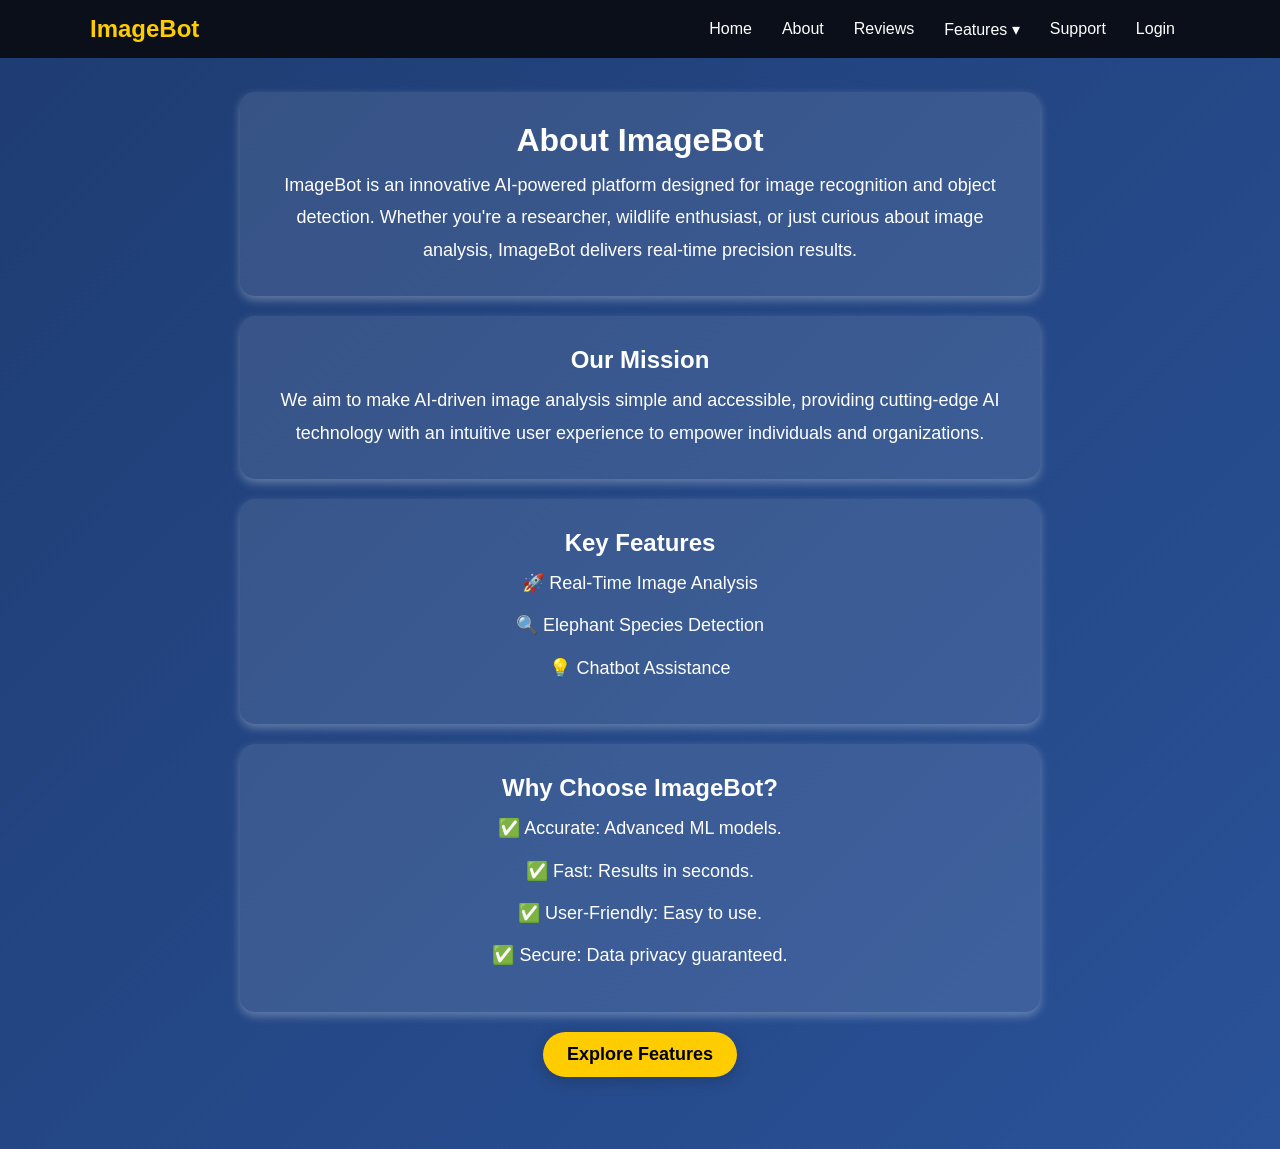
<file: FRONTEND/about.html>
<!DOCTYPE html>
<html lang="en">
<head>
    <meta charset="UTF-8">
    <meta name="viewport" content="width=device-width, initial-scale=1.0">
    <title>About - ImageBot</title>
    <link rel="stylesheet" href="styles.css">
<style>
/* Slide-in animations */
@keyframes slideInFromLeft {
    from {
        opacity: 0;
        transform: translateX(-100%);
    }
    to {
        opacity: 1;
        transform: translateX(0);
    }
}

@keyframes slideInFromRight {
    from {
        opacity: 0;
        transform: translateX(100%);
    }
    to {
        opacity: 1;
        transform: translateX(0);
    }
}

.slide-in-left {
    opacity: 0;
    animation: slideInFromLeft 2s ease-in-out forwards;
}

.slide-in-right {
    opacity: 0;
    animation: slideInFromRight 2s ease-in-out forwards;
}
</style>
    <script>
document.addEventListener('DOMContentLoaded', () => {
    const slideElements = document.querySelectorAll('.slide-in-left, .slide-in-right');

    const observerOptions = {
        root: null, // Observes based on viewport
        threshold: 0.1, // 10% visibility threshold to trigger animation
    };

    const onIntersection = (entries, observer) => {
        entries.forEach(entry => {
            if (entry.isIntersecting) {
                entry.target.classList.add('active'); // Trigger animation when visible
                observer.unobserve(entry.target); // Stop observing once animated
            }
        });
    };

    const observer = new IntersectionObserver(onIntersection, observerOptions);

    slideElements.forEach(element => observer.observe(element));
});
</script> 
</head>
<body>

    <header>
        <nav>
            <div class="logo">ImageBot</div>
            <ul class="nav-links">
                <li><a href="index.html">Home</a></li>
                <li><a href="about.html" class="active">About</a></li>
                <li><a href="reviews.html">Reviews</a></li>
                <li class="dropdown">
                    <a href="#">Features &#9662;</a>
                    <ul class="dropdown-menu">
                        <li><a href="search.html">Search Image</a></li>
                        <li><a href="features.html">Analyze Image</a></li>
                    </ul>
                </li>
                <li><a href="support.html">Support</a></li>
                <li><a href="login.html" class="btn">Login</a></li>
            </ul>
        </nav>
    </header>
<br><br><br><br>
    <main class="about-container">
        <div class="content-box slide-in-left">
            <h1>About <span class="highlight">ImageBot</span></h1>
            <p>
                <span class="highlight">ImageBot</span> is an innovative AI-powered platform designed for image recognition and object detection. Whether you're a researcher, wildlife enthusiast, or just curious about image analysis, ImageBot delivers real-time precision results.
            </p>
        </div>

        <div class="content-box slide-in-right">
            <h2>Our Mission</h2>
            <p>
                We aim to make <span class="highlight">AI-driven image analysis</span> simple and accessible, providing cutting-edge AI technology with an intuitive user experience to empower individuals and organizations.
            </p>
        </div>

        <div class="content-box slide-in-left">
            <h2>Key Features</h2>
            <ul class="feature-list">
                <li>🚀 <span class="highlight">Real-Time Image Analysis</span></li>
                <li>🔍 <span class="highlight">Elephant Species Detection</span></li>
                <li>💡 <span class="highlight">Chatbot Assistance</span></li>
            </ul>
        </div>

        <div class="content-box slide-in-right">
            <h2>Why Choose ImageBot?</h2>
            <ul class="feature-list">
                <li>✅ <span class="highlight">Accurate</span>: Advanced ML models.</li>
                <li>✅ <span class="highlight">Fast</span>: Results in seconds.</li>
                <li>✅ <span class="highlight">User-Friendly</span>: Easy to use.</li>
                <li>✅ <span class="highlight">Secure</span>: Data privacy guaranteed.</li>
            </ul>
        </div>

        <a href="features.html" class="cta-button">Explore Features</a>
    </main>
<br><br><br><br>
</body>
</html>
</file>
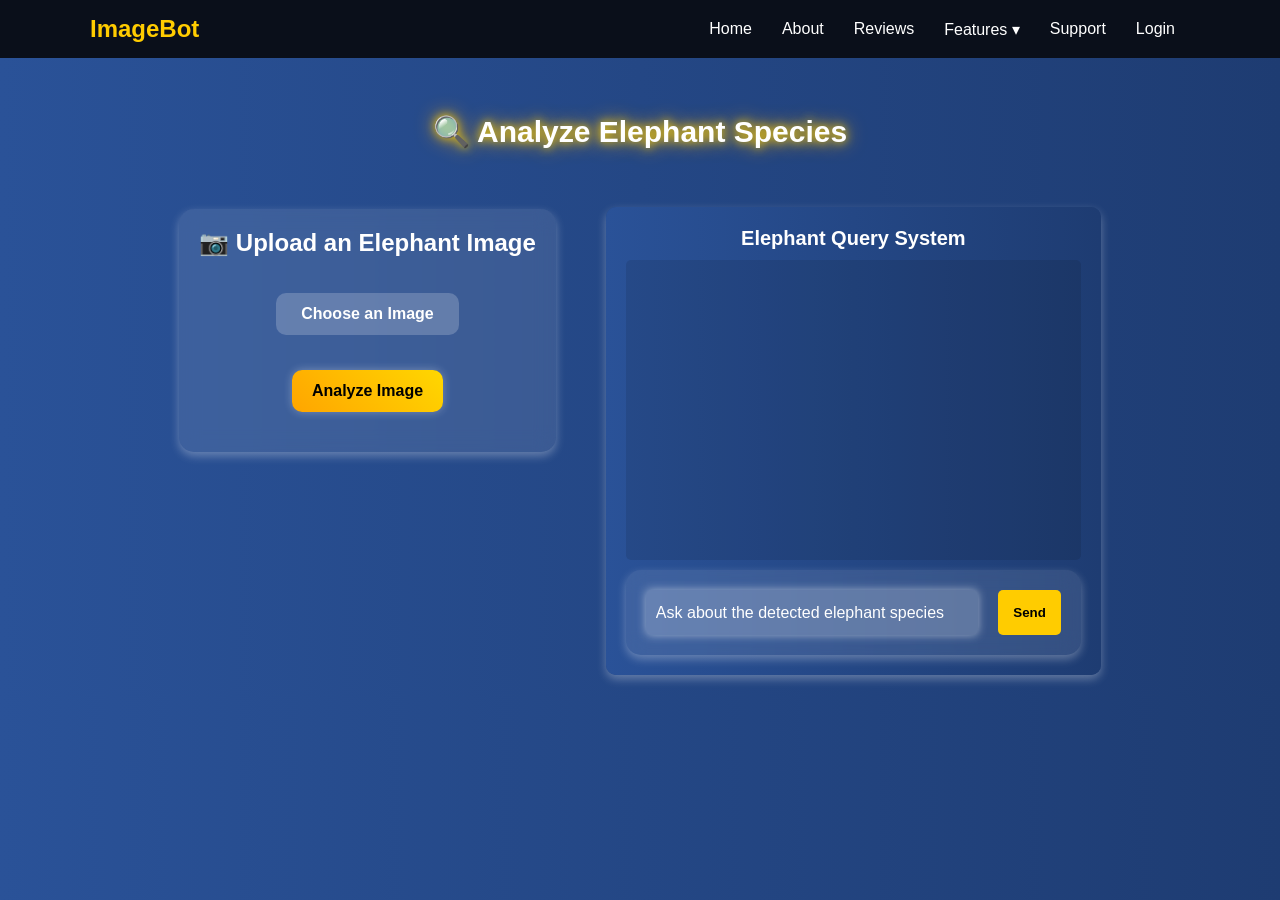
<file: FRONTEND/features.html>
<!DOCTYPE html>
<html lang="en">
<head>
  <meta charset="UTF-8">
  <meta name="viewport" content="width=device-width, initial-scale=1.0">
  <title>Elephant Species Detector</title>
  <link rel="stylesheet" href="styles.css">
  <link rel="stylesheet" href="features.css">
  <style>

/* Dropdown styling */
.dropdown {
    position: relative;
}

.dropdown-menu {
    display: none;
    position: absolute;
    min-width: 160px;
    box-shadow: 0px 4px 8px rgba(0, 0, 0, 0.3);
    border-radius: 5px;
    padding: 5px 0;
    z-index: 1000;
 background: #0a0f1a

}

.dropdown-menu li {
    margin-top:16px;
    list-style: none;
    width:150px;
    margin-bottom:7px;
    margin-right:7px;
    margin-left:7px;
}

.dropdown-menu li a {
    color: white;
    padding: 10px 15px;
    display: block;
    text-align: left;
    text-decoration: none;
    transition: background 0.3s;
}

.dropdown-menu li a:hover {
     background: rgba(255, 255, 255, 0.5);
    color: black;
    border-radius: 3px;
}

/* Show dropdown on hover */
.dropdown:hover .dropdown-menu {
    display: block;
}


    .container {
      display: flex;
      width:1100px;
      justify-content: center;
      align-items: flex-start;
      gap: 50px;
    }

    .chat-container {
      width: 45%;
      margin-top: 18px;
      padding: 20px;
      background: linear-gradient(270deg, #1e3c72, #2a5298);
      border-radius: 10px;
      backdrop-filter: blur(10px);
      box-shadow: 0 4px 10px rgba(255, 255, 255, 0.3);
    }
    .chat-header {
      font-size: 20px;
      font-weight: bold;
      text-align: center;
      margin-bottom: 10px;
    }
    .chat-messages {
      height: 300px;
      overflow-y: auto;
      padding: 10px;
      border-radius: 5px;
      background: rgba(0, 0, 0, 0.1);
      text-align: left; /* Align messages to the left */
    }
    .chat-input {
      display: flex;
      margin-top: 10px;
    }
    .chat-input input {
      flex: 1;
      padding: 10px;
      width:450px;
      border: none;
      border-radius: 5px;
    }
    .chat-input button {
      margin-left: 10px;
      padding: 10px 15px;
      border: none;
      border-radius: 5px;
      background-color: #ffcc00;
      font-weight: bold;
      cursor: pointer;
    }
    .user-message, .bot-message {
      text-align: left;
      padding: 5px 10px;
      border-radius: 5px;
      margin: 5px 0;
    }
    .user-message {
      background-color: rgba(255, 255, 255, 0.2);
    }
    .bot-message {
      background-color: rgba(0, 0, 0, 0.2);
    }
  </style>
</head>
<body>
  <header>
     <nav>
            <div class="logo">ImageBot</div>
            <ul class="nav-links">
                <li><a href="index.html">Home</a></li>
                <li><a href="about.html" class="active">About</a></li>
                <li><a href="reviews.html">Reviews</a></li>
                <li class="dropdown">
                    <a href="#">Features &#9662;</a>
                    <ul class="dropdown-menu">
                        <li><a href="search.html">Search Image</a></li>
                        <li style="margin-top:1px;"><a href="features.html">Analyze Image</a></li>
                    </ul>
                </li>

                <li><a href="support.html">Support</a></li>
                <li><a href="login.html" class="btn">Login</a></li>
            </ul>
        </nav>

  </header>

  <div class="header1"><br><br><br>
    <h1>🔍 Analyze Elephant Species</h1>
  </div>

  <div class="container">
    <!-- Image Upload and Analysis Section -->
    <section class="upload-section">
      <h2>📷 Upload an Elephant Image</h2><br><br>
      <label class="custom-file-upload">
        <input type="file" id="imageUpload" accept="image/*" onchange="previewImage()">
        Choose an Image
      </label>
      <div id="imagePreview"></div>
      <button id="analyzeBtn" class="btn-glow" onclick="analyzeElephant()">Analyze Image</button>
      <p id="statusMessage"></p>
    </section>

    <!-- Chat System Section -->
    <div class="chat-container">
      <div class="chat-header">Elephant Query System</div>
      <div class="chat-messages" id="chatMessages"></div>
      <div class="chat-input">
        <input type="text" id="userInput" placeholder="Ask about the detected elephant species">
        <button onclick="sendMessage()">Send</button>
      </div>
    </div>
  </div>

  <script>
    const API_URL = "http://127.0.0.1:5000";
    let detectedSpecies = "";

    function previewImage() {
      let fileInput = document.getElementById("imageUpload");
      let previewDiv = document.getElementById("imagePreview");

      if (fileInput.files.length === 0) {
        previewDiv.innerHTML = "";
        return;
      }

      let file = fileInput.files[0];
      let reader = new FileReader();

      reader.onload = function (e) {
        previewDiv.innerHTML = `<img src="${e.target.result}" class="uploaded-image" style="max-width: 100%; height: auto;">`;
      };

      reader.readAsDataURL(file);
    }

async function analyzeElephant() {
  let fileInput = document.getElementById("imageUpload");
  let analyzeBtn = document.getElementById("analyzeBtn");
  let statusMessage = document.getElementById("statusMessage");
  let chatBox = document.getElementById("chatMessages");

  if (fileInput.files.length === 0) {
    alert("Please upload an image first.");
    return;
  }

  let formData = new FormData();
  formData.append("file", fileInput.files[0]);

  analyzeBtn.disabled = true;
  statusMessage.textContent = "Analyzing image... Please wait.";

  try {
    let response = await fetch(`${API_URL}/analyze_elephant`, { method: "POST", body: formData });
    let data = await response.json();
    detectedSpecies = data.species;

    // Append detected species as a bot message in the chat container
    chatBox.innerHTML += `<div class="bot-message"><strong>Bot:</strong> Detected Species - ${detectedSpecies}</div>`;
    chatBox.scrollTop = chatBox.scrollHeight; // Auto-scroll

    statusMessage.textContent = "Analysis complete.";
  } catch (error) {
    statusMessage.textContent = "Failed to analyze image. Check if the server is running.";
  }

  analyzeBtn.disabled = false;
}

    async function sendMessage() {
      let userInput = document.getElementById("userInput").value.trim();
      if (!userInput) {
        alert("Please enter a query.");
        return;
      }
      if (!detectedSpecies) {
        alert("Please analyze an image first to detect the species.");
        return;
      }
      let chatBox = document.getElementById("chatMessages");
      chatBox.innerHTML += `<div class="user-message"><strong>You:</strong> ${userInput}</div>`;
      try {
        let response = await fetch(`${API_URL}/query_species?species=${encodeURIComponent(detectedSpecies)}&query=${encodeURIComponent(userInput)}`, { method: "GET" });
        let data = await response.json();
        chatBox.innerHTML += `<div class="bot-message"><strong>Bot:</strong> ${data.answer || "No relevant information found."}</div>`;
        chatBox.scrollTop = chatBox.scrollHeight;
      } catch (error) {
        chatBox.innerHTML += `<div style="color: red;"><strong>Error:</strong> Could not connect to the server.</div>`;
      }
      document.getElementById("userInput").value = "";
    }
  </script>
</body>
</html>
</file>
<file: FRONTEND/styles.css>
/* Slide-in Animations for Left Entry */
@keyframes slideInFromLeft {
    from {
        opacity: 0;
        transform: translateX(-100%);
    }
    to {
        opacity: 1;
        transform: translateX(0);
    }
}

/* Initial Hidden State */
.slide-in-left {
    opacity: 0;
}

/* Active State (Triggered by Scroll) */
.slide-in-left.active {
    animation: slideInFromLeft 2s ease-in-out forwards;
}

/* Delay for Staggered Effect */
.feature-grid .feature-item:nth-child(1) {
    animation-delay: 1s;
}

.feature-grid .feature-item:nth-child(2) {
    animation-delay: 2s;
}

.feature-grid .feature-item:nth-child(3) {
    animation-delay: 3s;
}

/* Box Styling */
.content-box {
    background-color: rgba(255, 255, 255, 0.1);
    padding: 30px;
    margin: 20px auto;
    border-radius: 15px;
  box-shadow: 0 4px 10px rgba(255, 255, 255, 0.3);
    max-width: 800px;
    transition: transform 0.3s ease, box-shadow 0.3s ease;
}

/* Smooth Zoom and Shadow Effect on Hover */
.content-box:hover {
    transform: translateY(-10px);
    box-shadow: 0 8px 30px rgba(0, 0, 0, 0.3);
}

/* Text Styling */
.content-box h1, .content-box h2 {
    color: white;
    margin-bottom: 10px;
animation: glow 1.5s infinite alternate;

}
@keyframes glow {
  from {
    text-shadow: 0 0 10px #FFD700, 0 0 20px #FFA500;
  }
  to {
    text-shadow: 0 0 20px #FFD700, 0 0 30px #FFA500;
  }
}

.content-box p, .feature-list li {
    font-size: 18px;
    line-height: 1.8;
    color: white;
}

.feature-list {
    list-style: none;
    padding: 0;
}

.feature-list li {
    margin: 10px 0;
}

/* Smooth Button Style */
.cta-button {
    display: inline-block;
    background-color: #ffcc00;
    color: black;
    padding: 12px 24px;
    border-radius: 25px;
    font-size: 18px;
    font-weight: bold;
    text-decoration: none;
    box-shadow: 0 4px 15px rgba(0, 0, 0, 0.2);
    transition: transform 0.3s ease, box-shadow 0.3s ease;
}

.cta-button:hover {
    transform: scale(1.05);
    box-shadow: 0 6px 20px rgba(0, 0, 0, 0.3);
}

/* Smooth Animations */

/* Fade-in Boxes */
@keyframes fadeInBox {
    from {
        opacity: 0;
        transform: translateY(30px);
    }
    to {
        opacity: 1;
        transform: translateY(0);
    }
}

.fade-in-box {
    opacity: 0;
    animation: fadeInBox 1.5s ease-out forwards;
}

/* Stagger Animation Delay */
.content-box:nth-child(1) {
    animation-delay: 0s;
}
.content-box:nth-child(2) {
    animation-delay: 0.3s;
}
.content-box:nth-child(3) {
    animation-delay: 0.6s;
}
.content-box:nth-child(4) {
    animation-delay: 0.9s;
}

/* Fade-up Animation for Button */
@keyframes fadeUpBox {
    from {
        opacity: 0;
        transform: translateY(40px);
    }
    to {
        opacity: 1;
        transform: translateY(0);
    }
}

.fade-up-box {
    opacity: 0;
    animation: fadeUpBox 1.5s ease-out 1.2s forwards;
}

* {
    margin: 0;
    padding: 0;
    box-sizing: border-box;
    font-family: Poppins, sans-serif;
}

body {
    background: linear-gradient(135deg, #1e3c72, #2a5298);
    text-align: center;
    color: white;
    display: flex;
    flex-direction: column;
    align-items: center;
    animation: fadeIn 1s ease-in-out;
}

header {
    background: #0a0f1a;
    padding: 15px;
    width: 100%;
    position: fixed;
    top: 0;
    z-index: 1000;
}
.dropdown {
    position: relative;
}

.dropdown-menu {
    display: none;
    position: absolute;
    min-width: 160px;
    box-shadow: 0px 4px 8px rgba(0, 0, 0, 0.3);
    border-radius: 5px;
    padding: 5px 0;
    z-index: 1000;
 background: #0a0f1a

}
 

.dropdown-menu li {
    margin-top:16px;
    list-style: none;
    width:150px;
    margin-bottom:7px;
    margin-right:7px;
    margin-left:7px;
}

.dropdown-menu li a {
    color: white;
    padding: 10px 15px;
    display: block;
    text-align: left;
    text-decoration: none;
    transition: background 0.3s;
}

.dropdown-menu li a:hover {
     background: rgba(255, 255, 255, 0.5);
    color: black;
    border-radius: 3px;
}

/* Show dropdown on hover */
.dropdown:hover .dropdown-menu {
    display: block;
}


nav {
    display: flex;
    justify-content: space-between;
    align-items: center;
    max-width: 1100px;
    margin: auto;
}

.logo {
    font-size: 24px;
    font-weight: bold;
    color: #ffcc00;
}

.nav-links {
    list-style: none;
    display: flex;
}

.nav-links li {
    margin: 0 15px;
}

.nav-links a {
    text-decoration: none;
    color: white;
    font-weight: 500;
}

.hero {
    height: 100vh;
    display: flex;
    flex-direction: column;
    justify-content: center;
    align-items: center;
    background: linear-gradient(135deg, #1e3c72, #2a5298);
    width: 100%;
    animation: fadeIn 1.2s ease-in-out;
}

.hero h1 {
    font-size: 3rem;
    margin-bottom: 10px;
    transition: transform 0.3s ease-in-out;
}

.hero h1:hover {
    transform: scale(1.05);
}

.hero p {
    font-size: 1.2rem;
    margin-bottom: 20px;
    opacity: 0.9;
}

.cta-button {
    display: inline-block;
    padding: 12px 24px;
    background: #ffcc00;
    color: black;
    font-size: 18px;
    font-weight: bold;
    border-radius: 25px;
    text-decoration: none;
    transition: transform 0.3s ease-in-out, background 0.3s;
}

.cta-button:hover {
    background: #ffdb4d;
    transform: scale(1.08);
}

.features {
    background: white;
    color: black;
    padding: 60px 20px;
    width: 100%;
}

.features h2 {
    font-size: 2.5rem;
    margin-bottom: 20px;
}

.feature-grid {
    display: flex;
    justify-content: center;
    gap: 20px;
    margin-top: 30px;
    align-items: stretch;  /* Ensures all boxes stay equal */
}

.feature-item {
    width: 300px;
    padding: 20px;
    background: #fafafa;
    border-radius: 15px;
    box-shadow: 0 4px 10px rgba(0, 0, 0, 0.1);
    text-align: center;
    cursor: pointer;
    display: flex;
    flex-direction: column;
    justify-content: space-between;
    transition: transform 0.3s ease-in-out, box-shadow 0.3s ease-in-out, min-height 0.3s ease-in-out;
    min-height: 200px; /* Ensures uniform height */
}

.feature-item:hover {
    transform: translateY(-8px);
    box-shadow: 0 6px 15px rgba(0, 0, 0, 0.2);
}

.feature-item.expanded {
    min-height: 280px; /* Expands but keeps all boxes aligned */
}

.feature-content {
    height: 0;
    overflow: hidden;
    opacity: 0;
    background: rgba(30, 60, 114, 0.9);
    color: white;
    padding: 0;
    border-radius: 10px;
    margin-top: 10px;
    transition: height 0.4s ease-in-out, opacity 0.3s ease-in-out, padding 0.3s ease-in-out;
}

.feature-content.active {
    height: auto;
    opacity: 1;
    padding: 15px;
}

footer {
    background: #222;
    padding: 15px;
    font-size: 14px;
    color: white;
    width: 100%;
    text-align: center;
}
@keyframes fadeIn {
  from {
    opacity: 0;
    transform: translateY(-10px);
  }
  to {
    opacity: 1;
    transform: translateY(0);
  }
}
</file>
<file: FRONTEND/features.css>
.chat-messages {
  flex: 1;
  padding: 10px;
}

.chat-input {
  background: rgba(255, 255, 255, 0.1);
  backdrop-filter: blur(10px);
  padding: 20px;
  border-radius: 15px;
  margin-top: 10px;
  box-shadow: 0 4px 10px rgba(255, 255, 255, 0.3);
  max-width: 500px;
  animation: fadeIn 1s ease-in-out;
}

.chat-input input {
  flex: 1;
  padding: 10px;
  border: none;
  height: 45px;
  width: 285px;
  border-radius: 5px;
  margin-right: 10px;
  font-size: 16px;
  background: rgba(255, 255, 255, 0.2);
  box-shadow: 0px 0px 10px rgba(255, 255, 255, 0.5);
}

.chat-input button {
  padding: 10px 15px;
  border: none;
  height: 45px;
  border-radius: 5px;
  background-color: #ffcc00;
  color: black;
  cursor: pointer;
  font-weight: bold;
}

.chat-input input::placeholder {
  color: white !important;
  opacity: 1;
}

body {
  background: linear-gradient(270deg, #1e3c72, #2a5298);
  text-align: center;
  color: white;
  display: flex;
  flex-direction: column;
  align-items: center;
  padding: 20px;
  animation: fadeIn 1s ease-in-out;
}

.upload-section {
  display: flex;
  flex-direction: column;
  align-items: center;
}

.custom-file-upload {
  margin-bottom: -10px; /* Reduce space below Choose an Image button */
}

#imagePreview {
  margin-top: 25px; /* Reduce space above image */
  margin-bottom: 25px; /* Increase space below image to balance with button */
}

#analyzeBtn {
  margin-top: -5px; /* Ensure consistent spacing below image */
margin-bottom: -10px; 
}

#statusMessage {
  margin-top: 30px; /* Adjust this value to move it lower */
  font-size: 16px;
  font-weight: bold;
  color: white;
}

.header1 {
  text-align: center;
  margin: 40px auto;
  max-width: 800px;
  animation: fadeIn 1s ease-in-out;
}

.header1 h1 {
  font-size: 30px;
  font-weight: 700;
  text-shadow: 0 0 10px #FFD700, 0 0 20px #FFA500;
  animation: glow 1.5s infinite alternate;
}

.chat-input input:focus {
  box-shadow: 0px 0px 10px rgba(255, 255, 255, 0.5);
}

.upload-section {
  background: rgba(255, 255, 255, 0.1);
  backdrop-filter: blur(10px);
  padding: 20px;
  border-radius: 15px;
  margin-top: 20px;
  box-shadow: 0 4px 10px rgba(255, 255, 255, 0.3);
  max-width: 500px;
  animation: fadeIn 1s ease-in-out;
}

.custom-file-upload {
  background: rgba(255, 255, 255, 0.2);
  padding: 12px 25px;
  border-radius: 10px;
  cursor: pointer;
  font-weight: bold;
  display: inline-block;
  transition: 0.3s;
}

.custom-file-upload:hover {
  background: rgba(255, 255, 255, 0.4);
}

input[type="file"] {
  display: none;
}

.btn-glow {
  background: linear-gradient(45deg, #FFA500, #FFD700);
  border: none;
  padding: 12px 20px;
  font-size: 16px;
  color: black;
  font-weight: bold;
  cursor: pointer;
  margin-top: 15px;
  border-radius: 10px;
  transition: 0.3s;
  box-shadow: 0 0 10px rgba(255, 255, 255, 0.3);
}

.btn-glow:hover {
  box-shadow: 0 0 20px rgba(255, 255, 255, 0.6);
  transform: scale(1.05);
}

.uploaded-image {
  width: 250px;
  border-radius: 10px;
  box-shadow: 0 4px 10px rgba(255, 255, 255, 0.3);
  margin-top: 10px;
}

@keyframes glow {
  from {
    text-shadow: 0 0 10px #FFD700, 0 0 20px #FFA500;
  }
  to {
    text-shadow: 0 0 20px #FFD700, 0 0 30px #FFA500;
  }
}

@keyframes fadeIn {
  from {
    opacity: 0;
    transform: translateY(-10px);
  }
  to {
    opacity: 1;
    transform: translateY(0);
  }
}
</file>
